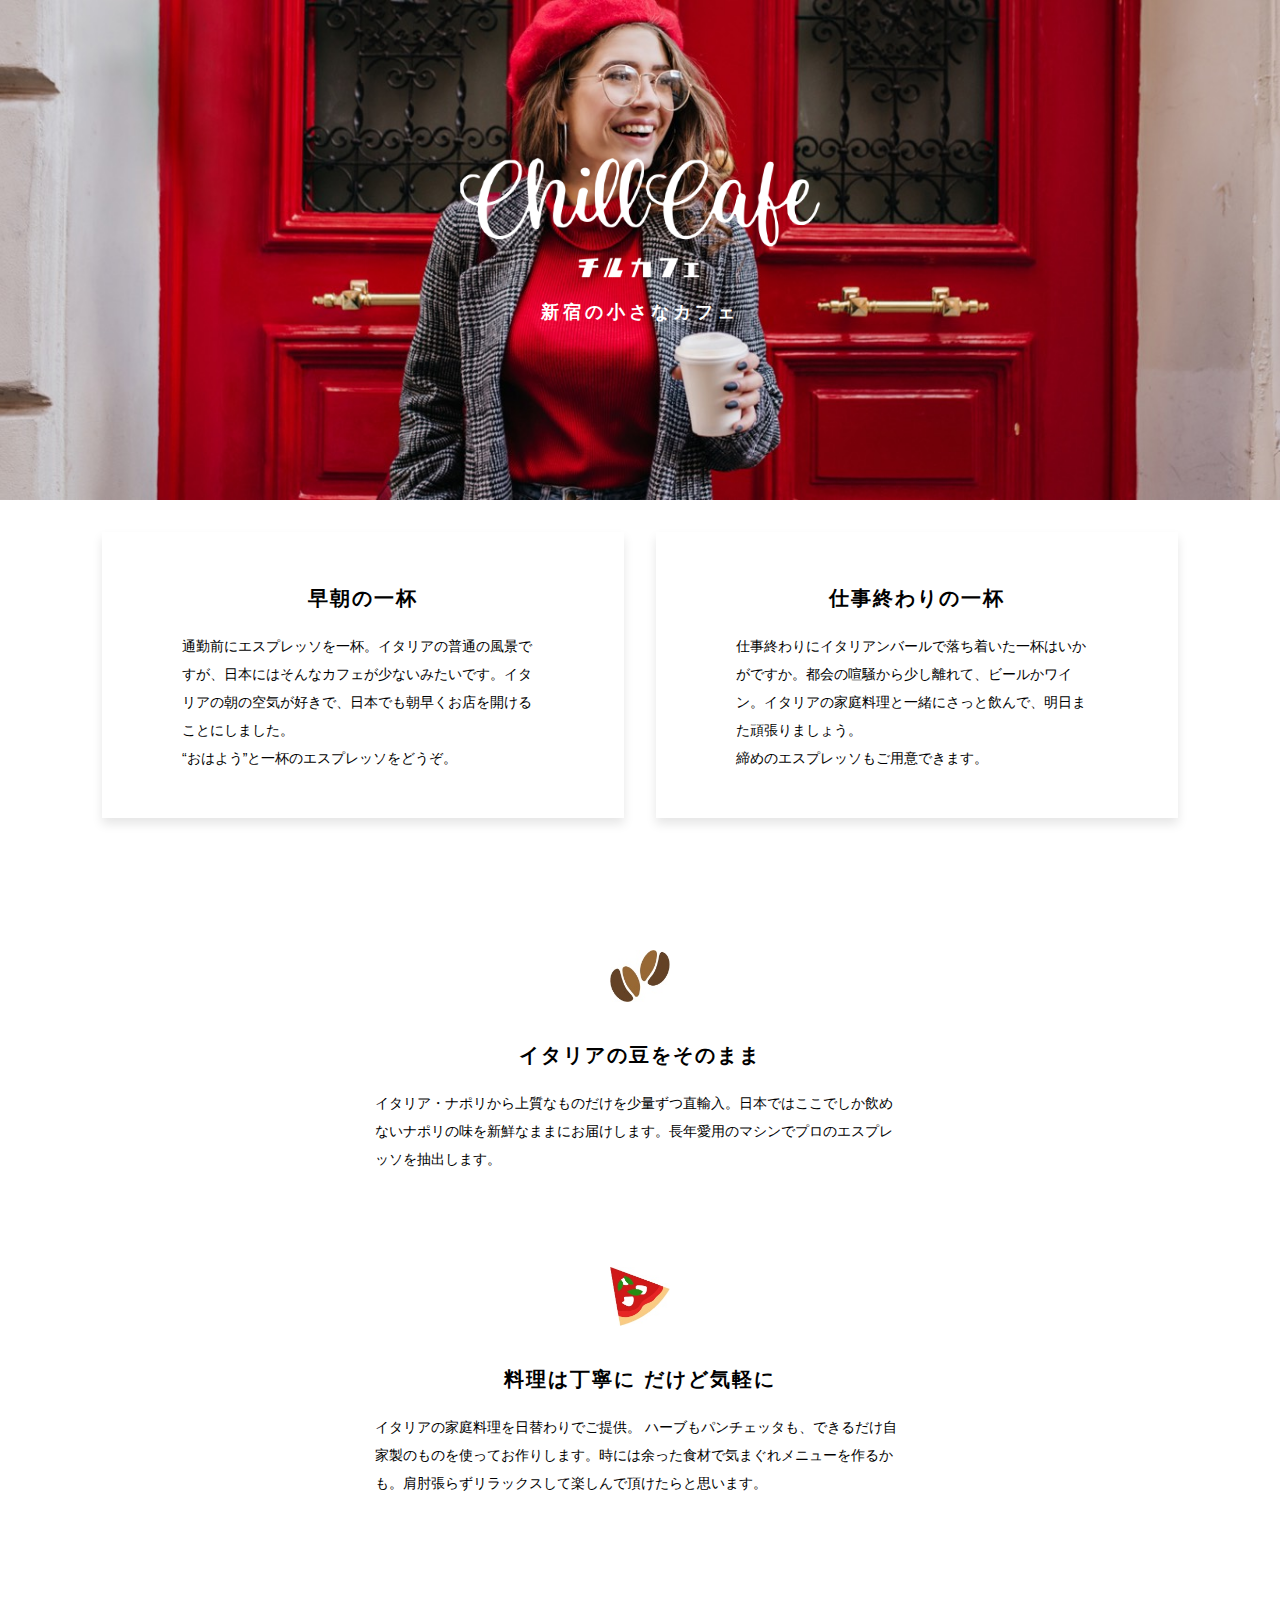
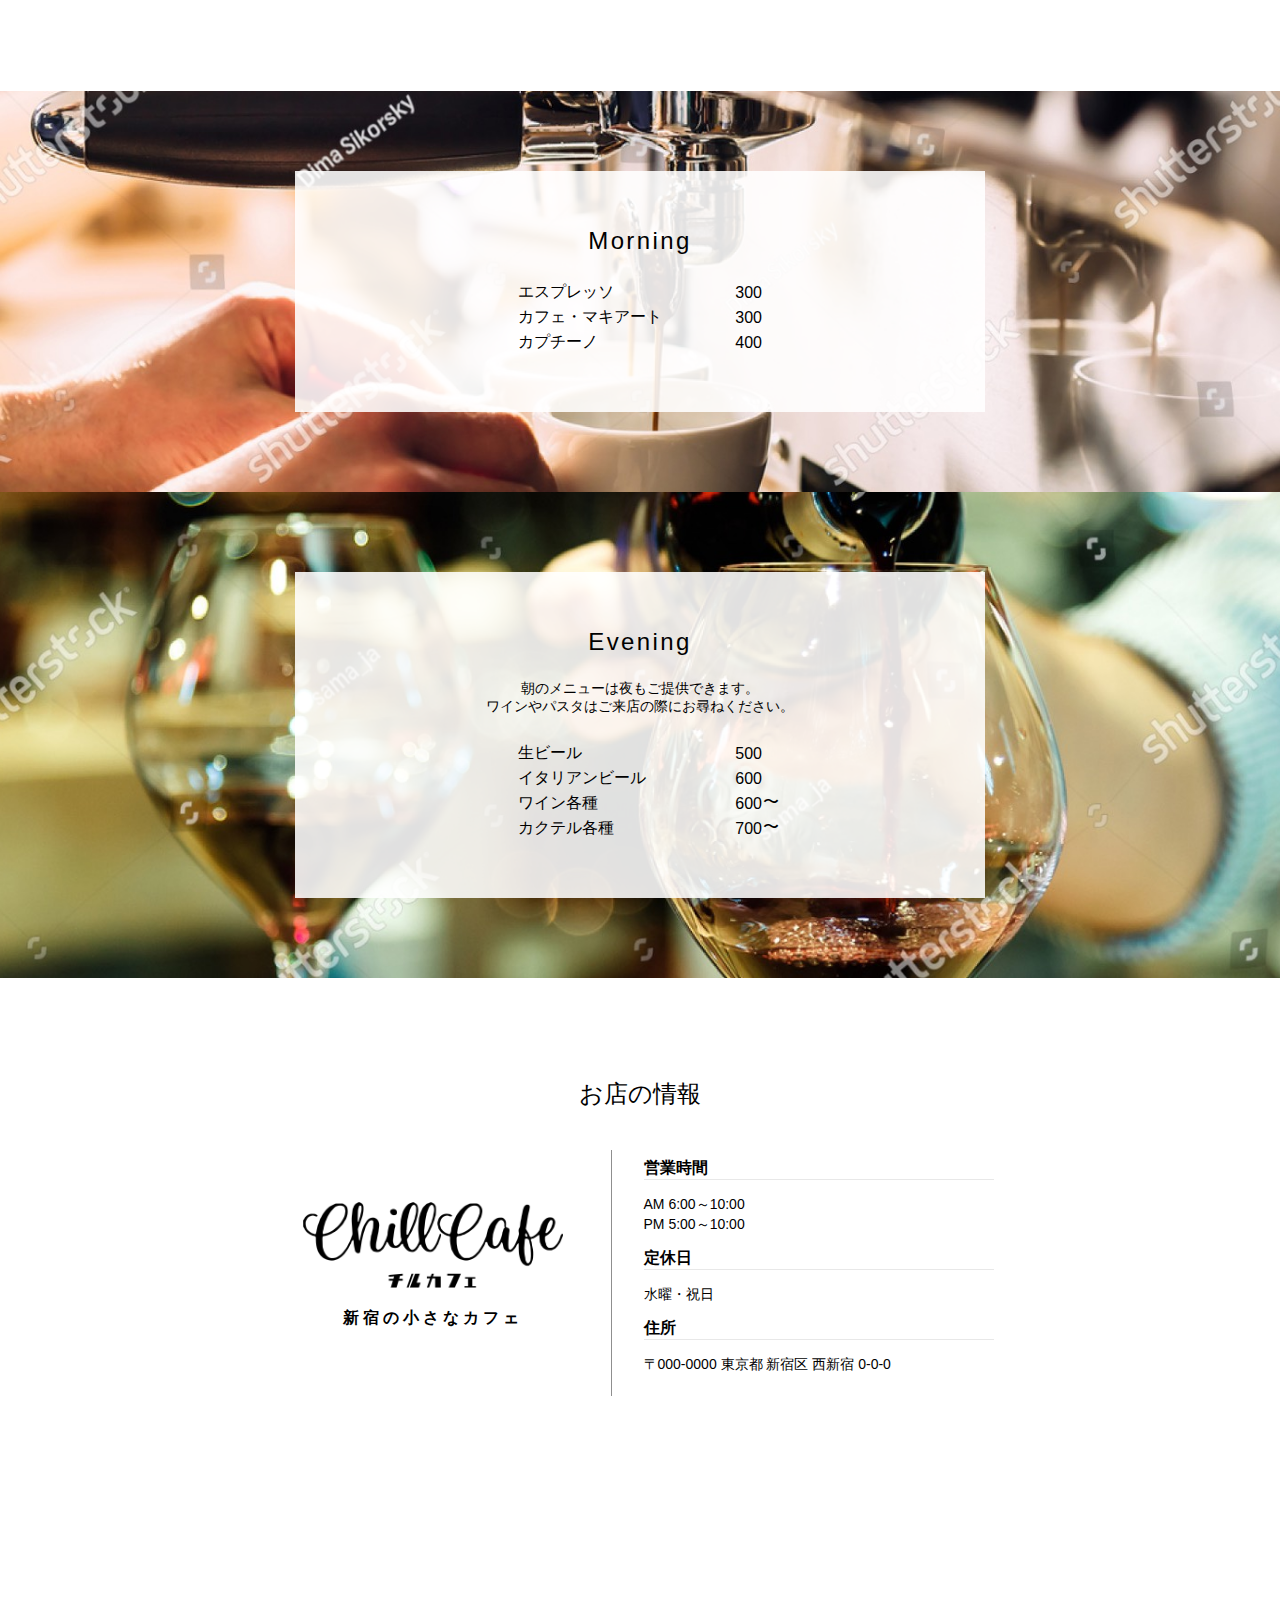
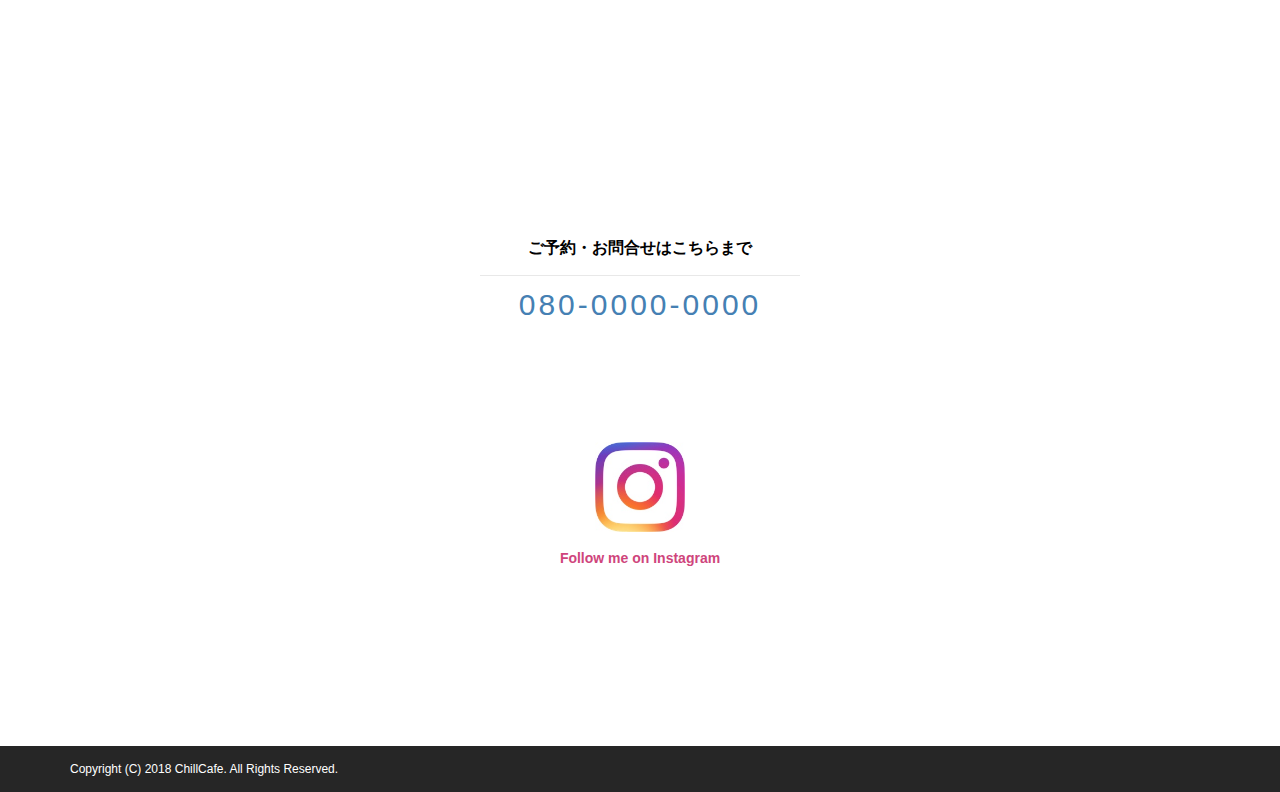
<file: index.html>
<!DOCTYPE html>

<html lang="ja">
  <head>
    <meta charset="utf-8">
    <meta name="viewport" content="width=device-width, initial-scale=1.0">
    <title>ChillCafe チルカフェ | 新宿の小さなカフェ</title>
    <link rel="stylesheet" type="text/css" href="./style.css">
    <link rel="stylesheet" type="text/css" href="./responsive.css">
  </head>

  <body>
    <div class="hero">
      <div>
        <img src="./images/logo_white.png">
        <p>新宿の小さなカフェ</p>
      </div>
    </div>

    <div class="container" style="margin-bottom: 100px;">

      <div class="cafe-features">
        <div class="cafe-feature" style="margin-right: 16px;">
          <h3 class="cafe-feature-title">早朝の一杯</h3>
          <p>
            通勤前にエスプレッソを一杯。イタリアの普通の風景ですが、日本にはそんなカフェが少ないみたいです。イタリアの朝の空気が好きで、日本でも朝早くお店を開けることにしました。
            <br>
            “おはよう”と一杯のエスプレッソをどうぞ。
          </p>
        </div>

        <div class="cafe-feature" style="margin-left: 16px;">
          <h3 class="cafe-feature-title">仕事終わりの一杯</h3>
          <p>
            仕事終わりにイタリアンバールで落ち着いた一杯はいかがですか。都会の喧騒から少し離れて、ビールかワイン。イタリアの家庭料理と一緒にさっと飲んで、明日また頑張りましょう。
            <br>
            締めのエスプレッソもご用意できます。
          </p>
        </div>
      </div>

      <div class="cafe-description">
        <img src="./images/coffee_beans.jpg">
        <h3>イタリアの豆をそのまま</h3>
        <p>
          イタリア・ナポリから上質なものだけを少量ずつ直輸入。日本ではここでしか飲めないナポリの味を新鮮なままにお届けします。長年愛用のマシンでプロのエスプレッソを抽出します。
        </p>
      </div>

      <div class="cafe-description">
        <img src="./images/pizza.jpg">
        <h3>料理は丁寧に だけど気軽に</h3>
        <p>
          イタリアの家庭料理を日替わりでご提供。
          ハーブもパンチェッタも、できるだけ自家製のものを使ってお作りします。時には余った食材で気まぐれメニューを作るかも。肩肘張らずリラックスして楽しんで頂けたらと思います。
        </p>
      </div>
    </div>


    <div class="cafe-menu cafe-menu-morning">
      <div class="cafe-menu-inner">
        <h3>Morning</h3>
        <table>
          <tbody>
            <tr>
              <td>エスプレッソ</td>
              <td class="text-right">300</td>
            </tr>
            <tr>
              <td>カフェ・マキアート</td>
              <td class="text-right">300</td>
            </tr>
            <tr>
              <td>カプチーノ</td>
              <td class="text-right">400</td>
            </tr>
          </tbody>
        </table>
      </div>
    </div>

    <div class="cafe-menu cafe-menu-evening">
      <div class="cafe-menu-inner">
        <h3>Evening</h3>
        <p>
          朝のメニューは夜もご提供できます。<br>
          ワインやパスタはご来店の際にお尋ねください。
        </p>
        <table>
          <tbody>
            <tr>
              <td>生ビール</td>
              <td class="text-right">500</td>
            </tr>
            <tr>
              <td>イタリアンビール</td>
              <td class="text-right">600</td>
            </tr>
            <tr>
              <td>ワイン各種</td>
              <td class="text-right or-more">600</td>
            </tr>
            <tr>
              <td>カクテル各種</td>
              <td class="text-right or-more">700</td>
            </tr>
          </tbody>
        </table>
      </div>
    </div>

    <div class="container">
      <div class="cafe-information">
        <h3>お店の情報</h3>

        <div class="cafe-information-row">
          <div class="cafe-information-logo">
            <img src="./images/logo_black.png">
            <p>新宿の小さなカフェ</p>
          </div>

          <div class="cafe-information-column-right">
            <h5>営業時間</h5>
            <p>
              AM 6:00～10:00<br>
              PM 5:00～10:00
            </p>

            <h5>定休日</h5>
            <p>
              水曜・祝日
            </p>

            <h5>住所</h5>
            <p>〒000-0000 東京都 新宿区 西新宿 0-0-0</p>
          </div>
        </div>
      </div>

      <div class="cafe-map">
        <iframe src="https://www.google.com/maps/embed?pb=!1m18!1m12!1m3!1d3240.8308288691605!2d139.7648575508003!3d35.68116728009712!2m3!1f0!2f0!3f0!3m2!1i1024!2i768!4f13.1!3m3!1m2!1s0x60188bfbd89f700b%3A0x277c49ba34ed38!2sTokyo+Station!5e0!3m2!1sen!2sjp!4v1541423347967" frameborder="0" allowfullscreen></iframe>
      </div>

      <div class="cafe-inquiry">
        <h5>ご予約・お問合せはこちらまで</h5>
        <p><a class="phonenumber" href="tel:080-0000-0000">080-0000-0000</a></p>
      </div>

      <a href="https://www.instagram.com/shunwitter/" class="instagram">
        <img src="./images/logo_instagram.jpg">
        <p>Follow me on Instagram</p>
      </a>

    </div>

    <div class="footer">
      <div class="container">
        <p>Copyright (C) 2018 ChillCafe. All Rights Reserved.</p>
      </div>
    </div>

  </body>
</html>
</file>
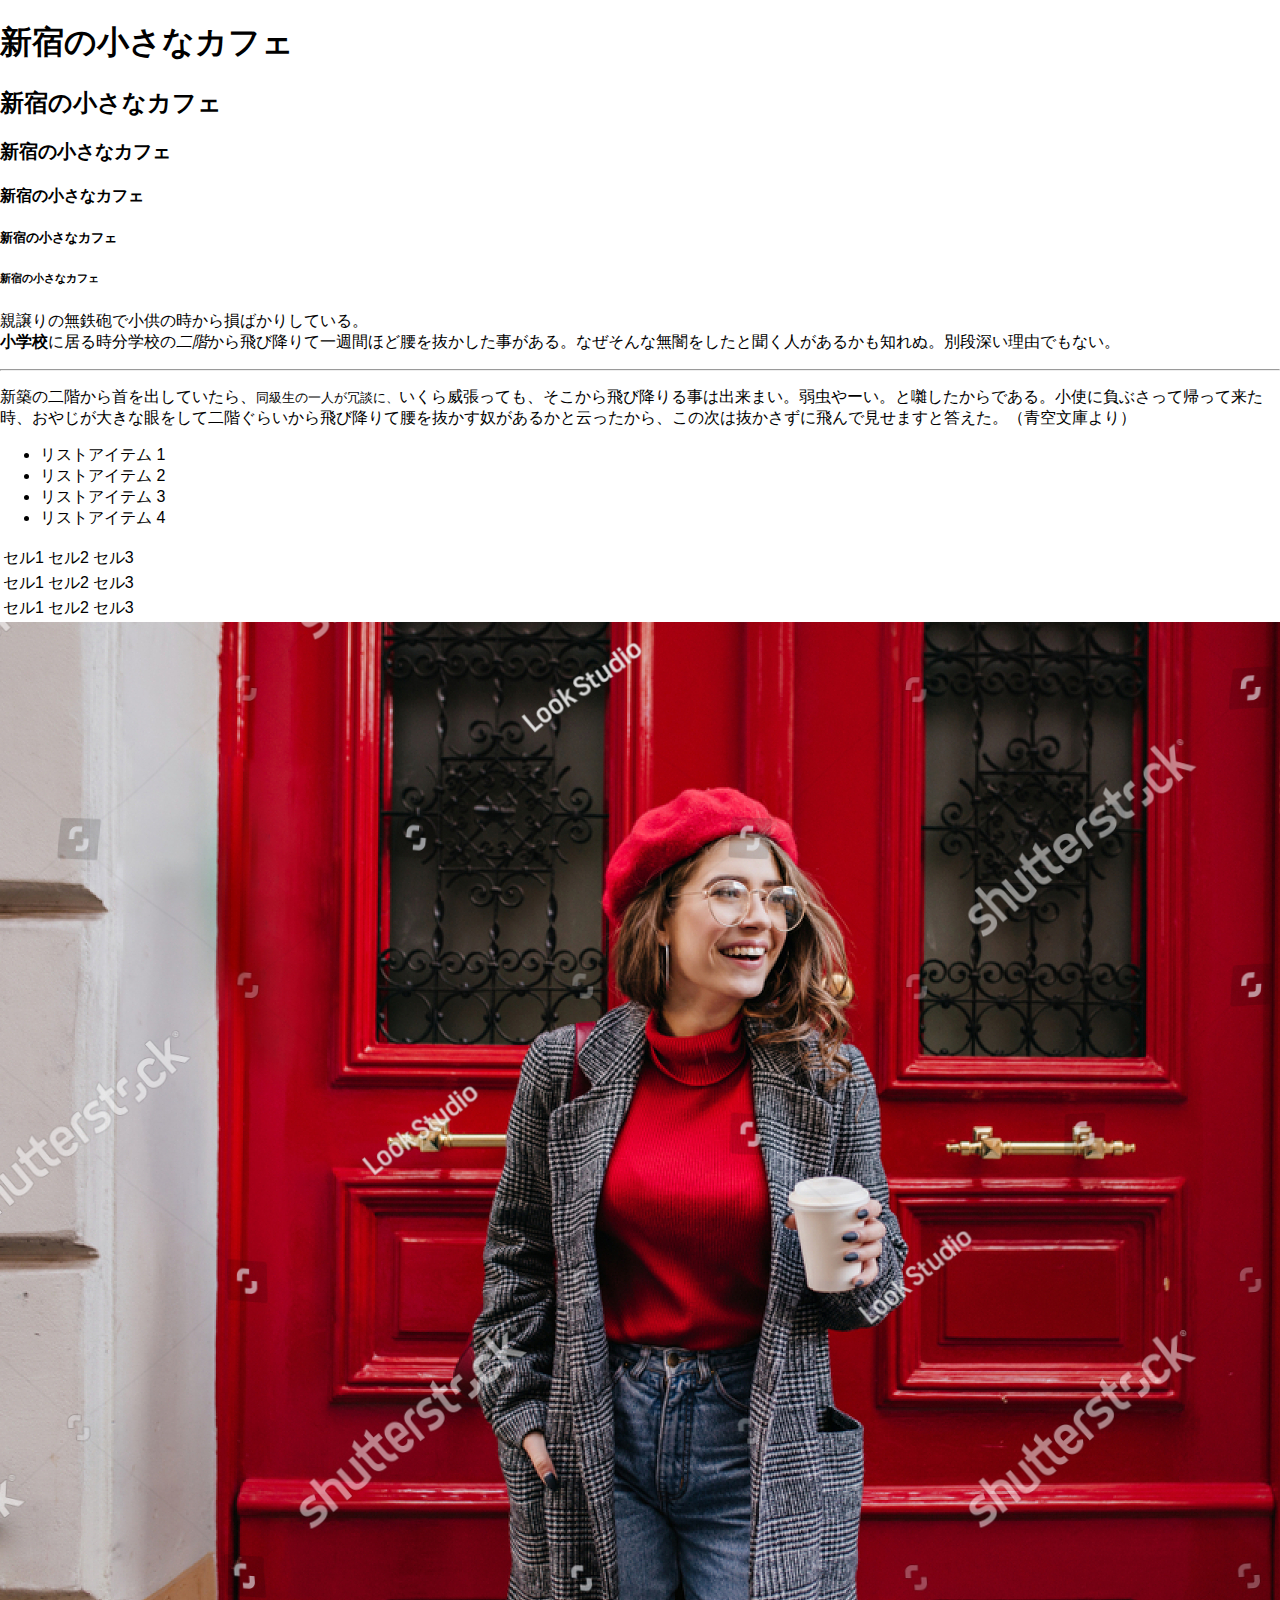
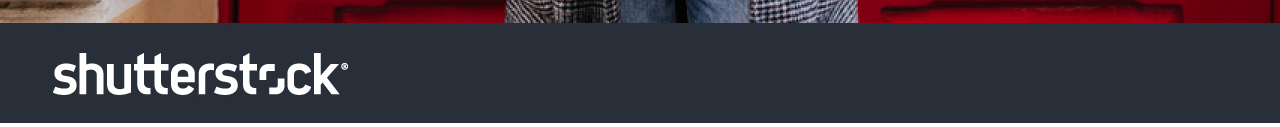
<file: practice.html>
<!DOCTYPE html>

<html lang="ja">
  <head>
    <meta charset="utf-8">
    <title>ChillCafe チルカフェ | 新宿の小さなカフェ</title>
    <link rel="stylesheet" type="text/css" href="./style.css">
  </head>
  <body>

    <h1 id="title">新宿の小さなカフェ</h1>
    <h2>新宿の小さなカフェ</h2>
    <h3>新宿の小さなカフェ</h3>
    <h4>新宿の小さなカフェ</h4>
    <h5>新宿の小さなカフェ</h5>
    <h6>新宿の小さなカフェ</h6>

    <div class="red blue">
      <p>
        親譲りの無鉄砲で小供の時から損ばかりしている。<br>
        <strong>小学校</strong>に居る時分学校の<em>二階</em>から飛び降りて一週間ほど腰を抜かした事がある。なぜそんな無闇をしたと聞く人があるかも知れぬ。別段深い理由でもない。
      </p>
      <hr>
      <p>
        新築の二階から首を出していたら、<small>同級生の一人が冗談に、</small>いくら威張っても、そこから飛び降りる事は出来まい。弱虫やーい。と囃したからである。小使に負ぶさって帰って来た時、おやじが大きな眼をして二階ぐらいから飛び降りて腰を抜かす奴があるかと云ったから、この次は抜かさずに飛んで見せますと答えた。（青空文庫より）
      </p>

      <ul>
        <li>リストアイテム 1</li>
        <li>リストアイテム 2</li>
        <li>リストアイテム 3</li>
        <li>リストアイテム 4</li>
      </ul>
    </div>

    <table>
      <tbody>
        <tr>
          <td>
            セル1
          </td>
          <td>
            セル2
          </td>
          <td>
            セル3
          </td>
        </tr>
        <tr>
          <td>
            セル1
          </td>
          <td>
            セル2
          </td>
          <td>
            セル3
          </td>
        </tr>
        <tr>
          <td>
            セル1
          </td>
          <td>
            セル2
          </td>
          <td>
            セル3
          </td>
        </tr>
      </tbody>
    </table>

    <img src="./images/main.jpg" />



  </body>
</html>
</file>
<file: style.css>
html, body, div {
  margin: 0;
  box-sizing: border-box;
}

body {
  font-family: sans-serif;
}

.container {
  width: 1140px;
  margin: 0 auto;
}

.text-right {
  text-align: right;
}

.or-more {
  position: relative;
}

.or-more::after {
  content: "〜";
  position: absolute;
  top: 0;
  right: -1em;
}

.hero {
  background-image: url('./images/hero_bg.jpg');
  background-position: center center;
  background-size: cover;
  height: 500px;
  width: 100%;
  display: flex;
  justify-content: center;
  align-items: center;
}

.hero img {
  height: 120px;
}

.hero p {
  font-size: 18px;
  letter-spacing: 4px;
  color: #fff;
  text-align: center;
  font-weight: bold;
}

.menu-image {
  width: 100%;
}

.cafe-features {
  display: flex;
  flex-wrap: wrap;
  margin-bottom: 100px;
}

.cafe-feature {
  box-shadow: 0 6px 10px rgba(0,0,0,0.1);
  padding: 32px 80px;
  width: 522px;
  margin: 32px;
  font-size: 14px;
  line-height: 28px;
}

.cafe-feature img {
  width: 220px;
  margin: 0 auto;
  display: block;
}

.cafe-feature-title {
  text-align: center;
  font-size: 20px;
  letter-spacing: 2px;
}

.cafe-description {
  width: 690px;
  margin: 0 auto;
  padding: 0 80px 80px 80px;
}

.cafe-description img {
  width: 60px;
  margin: 0 auto 40px auto;
  display: block;
}

.cafe-description h3 {
  text-align: center;
  font-size: 20px;
  letter-spacing: 2px;
}

.cafe-description p {
  font-size: 14px;
  line-height: 28px;
}

.cafe-menu {
  background-repeat: no-repeat;
  background-size: cover;
  background-position: center center;
  padding: 80px 0;
}

.cafe-menu-morning {
  background-image: url('./images/bg_espresso.jpg');
}

.cafe-menu-evening {
  background-image: url('./images/bg_wine.jpg');
  margin-bottom: 100px;
}

.cafe-menu-inner {
  width: 690px;
  margin: 0 auto;
  padding: 56px 0;
  background-color: rgba(255,255,255, 0.88);
}

.cafe-menu-inner h3 {
  margin-top: 0;
  text-align: center;
  font-size: 24px;
  letter-spacing: 2.4px;
  font-weight: normal;
}

.cafe-menu-inner table  {
  width: 250px;
  margin: 0 auto;
}

.cafe-menu-inner p {
  font-size: 14px;
  text-align: center;
  margin: 24px 0;
}

.cafe-information {
  width: 788px;
  margin: 0 auto 32px auto;
}

.cafe-information h3 {
  font-size: 24px;
  font-weight: normal;
  text-align: center;
  margin-bottom: 40px;
}

.cafe-information-row {
  display: flex;
  justify-content: center;
  flex-wrap: wrap;
  align-items: center;
}

.cafe-information-column-right {
  width: 415px;
  padding: 8px 32px;
  border-left: 1px solid #8F8F8F;
}

.cafe-information-column-right h5 {
  font-size: 16px;
  font-weight: bold;
  border-bottom: 1px solid #E8E8E8;
  margin: 0 0 8px 0;
}

.cafe-information-column-right p {
  font-size: 14px;
  font-weight: normal;
  line-height: 20px;
}

.cafe-information-logo {
  padding: 0 48px;
}

.cafe-information-logo img {
  width: 260px;
}

.cafe-information-logo p {
  font-size: 16px;
  letter-spacing: 4px;
  text-align: center;
  font-weight: bold;
}

.cafe-map {
  width: 788px;
  margin: 0 auto 56px auto;
}

.cafe-map iframe {
  width: 100%;
  height: 350px;
  border:0;
}

.cafe-inquiry {
  width: 320px;
  margin: 0 auto 120px auto;
}

.phonenumber {
  text-decoration: none;
  color: #4580b3;
}

.cafe-inquiry h5 {
  font-size: 16px;
  font-weight: bold;
  text-align: center;
  border-bottom: 1px solid #E8E8E8;
  padding-bottom: 16px;
  margin-bottom: 12px;
}

.cafe-inquiry p {
  font-size: 30px;
  text-align: center;
  margin: 0;
  letter-spacing: 3px;
}

.instagram {
  display: block;
  text-align: center;
  margin-bottom: 180px;
  text-decoration: none;
}

.instagram:hover {
  opacity: 0.5;
}

.instagram img {
  width: 90px;
}

.instagram p {
  font-size: 14px;
  font-weight: bold;
  color: #CF457C;
}

.footer {
  background-color: #262626;
  padding: 16px 8px;
  color: #fff;
}

.footer p {
  margin: 0;
  font-size: 12px;
}
</file>
<file: responsive.css>
@media screen and (max-width: 1200px) {
  .container {
    width: 100%;
  }

  .cafe-feature {
    margin: 32px auto!important;
  }

  .cafe-information {
    width: 100%;
  }

  .cafe-menu {
    padding: 0;
  }

  .cafe-menu-inner {
    width: 100%;
  }

  .cafe-map {
    width: 100%;
  }
}

@media screen and (max-width: 785px) {
  .cafe-features {
    margin-left: 16px;
    margin-right: 16px;
  }

  .cafe-information-column-right {
    border-left: 0;
  }

  .cafe-description {
    width: 100%;
    padding: 0 32px 32px 32px;
  }

  .cafe-feature {
    padding: 24px;
  }

  .footer p {
    text-align: center;
    font-size: 0.6em;
  }
}
</file>
